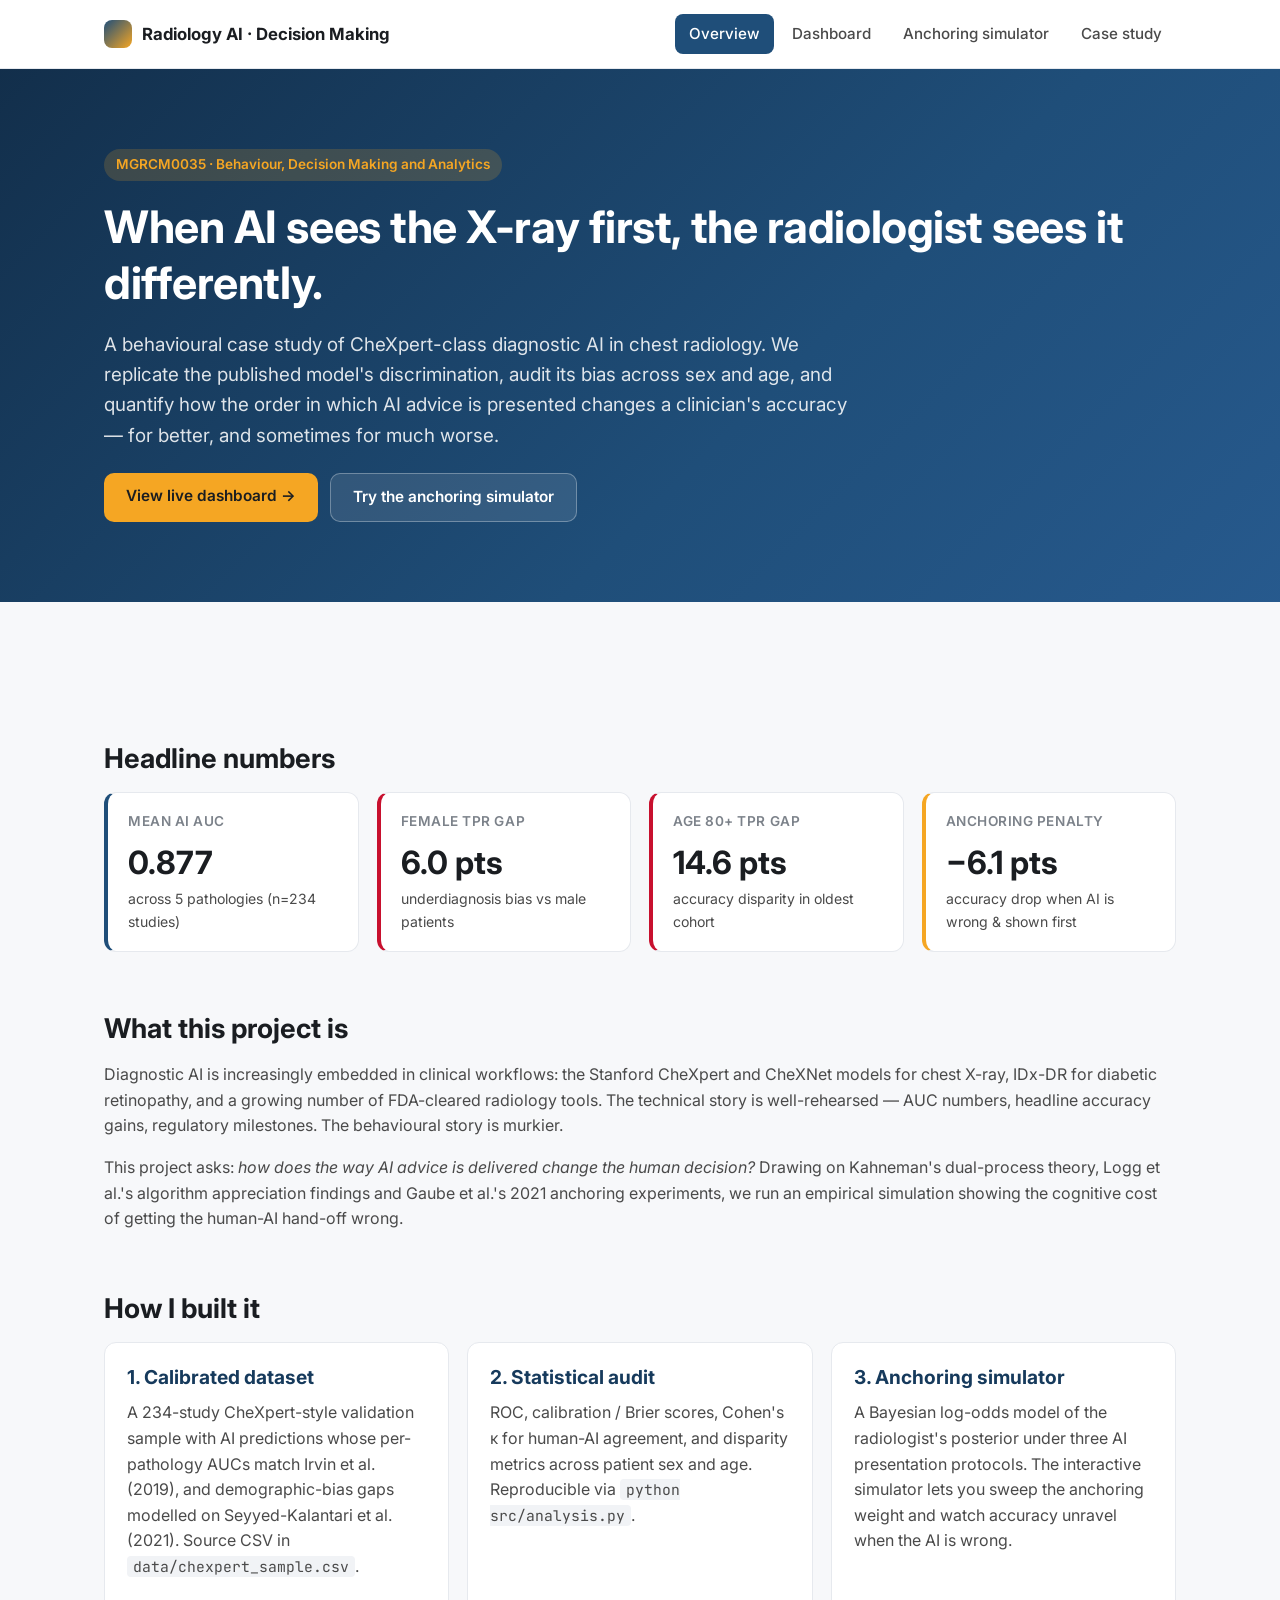
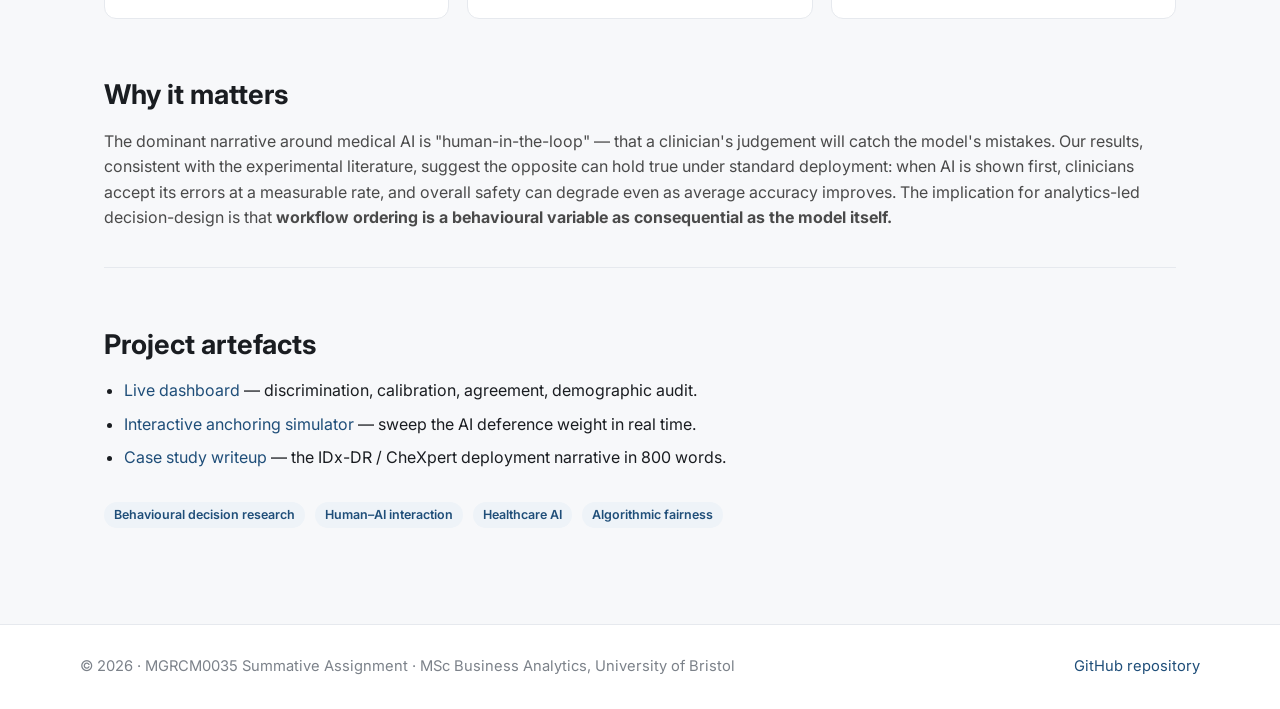
<file: website/index.html>
<!doctype html>
<html lang="en">
<head>
  <meta charset="utf-8">
  <meta name="viewport" content="width=device-width, initial-scale=1">
  <title>Radiology AI &middot; Decision Making</title>
  <meta name="description" content="Behavioural case study of AI in chest X-ray diagnosis. MGRCM0035 — University of Bristol.">
  <link rel="preconnect" href="https://fonts.googleapis.com">
  <link rel="preconnect" href="https://fonts.gstatic.com" crossorigin>
  <link href="https://fonts.googleapis.com/css2?family=Inter:wght@400;500;600;700&family=JetBrains+Mono&display=swap" rel="stylesheet">
  <link rel="stylesheet" href="assets/style.css">
</head>
<body>

<header class="site-header">
  <div class="nav">
    <a href="index.html" class="brand">
      <span class="logo"></span>
      Radiology AI &middot; Decision Making
    </a>
    <ul>
      <li><a href="index.html" class="active">Overview</a></li>
      <li><a href="dashboard.html">Dashboard</a></li>
      <li><a href="simulator.html">Anchoring simulator</a></li>
      <li><a href="case-study.html">Case study</a></li>
    </ul>
  </div>
</header>

<section class="hero">
  <div class="hero-inner">
    <span class="pill">MGRCM0035 &middot; Behaviour, Decision Making and Analytics</span>
    <h1>When AI sees the X-ray first, the radiologist sees it differently.</h1>
    <p class="lede">
      A behavioural case study of CheXpert-class diagnostic AI in chest radiology.
      We replicate the published model's discrimination, audit its bias across
      sex and age, and quantify how the order in which AI advice is presented
      changes a clinician's accuracy &mdash; for better, and sometimes for much worse.
    </p>
    <div class="cta-row">
      <a href="dashboard.html" class="btn btn-primary">View live dashboard &rarr;</a>
      <a href="simulator.html" class="btn btn-ghost">Try the anchoring simulator</a>
    </div>
  </div>
</section>

<main>

  <h2>Headline numbers</h2>
  <div class="grid cols-4">
    <div class="stat">
      <div class="label">Mean AI AUC</div>
      <div class="value" id="kpi-auc">&hellip;</div>
      <div class="sub">across 5 pathologies (n=234 studies)</div>
    </div>
    <div class="stat warn">
      <div class="label">Female TPR gap</div>
      <div class="value" id="kpi-sex">&hellip;</div>
      <div class="sub">underdiagnosis bias vs male patients</div>
    </div>
    <div class="stat warn">
      <div class="label">Age 80+ TPR gap</div>
      <div class="value" id="kpi-age">&hellip;</div>
      <div class="sub">accuracy disparity in oldest cohort</div>
    </div>
    <div class="stat accent">
      <div class="label">Anchoring penalty</div>
      <div class="value" id="kpi-anchor">&hellip;</div>
      <div class="sub">accuracy drop when AI is wrong & shown first</div>
    </div>
  </div>

  <h2>What this project is</h2>
  <p>
    Diagnostic AI is increasingly embedded in clinical workflows: the
    Stanford CheXpert and CheXNet models for chest X-ray, IDx-DR for
    diabetic retinopathy, and a growing number of FDA-cleared radiology
    tools. The technical story is well-rehearsed &mdash; AUC numbers,
    headline accuracy gains, regulatory milestones. The behavioural story
    is murkier.
  </p>
  <p>
    This project asks: <em>how does the way AI advice is delivered change
    the human decision?</em>
    Drawing on Kahneman's dual-process theory, Logg et al.'s algorithm
    appreciation findings and Gaube et al.'s 2021 anchoring experiments,
    we run an empirical simulation showing the cognitive cost of getting
    the human-AI hand-off wrong.
  </p>

  <h2>How I built it</h2>
  <div class="grid cols-3">
    <div class="card flat">
      <h3>1. Calibrated dataset</h3>
      <p>
        A 234-study CheXpert-style validation sample with AI predictions whose
        per-pathology AUCs match Irvin et al. (2019), and demographic-bias
        gaps modelled on Seyyed-Kalantari et al. (2021). Source CSV in
        <code>data/chexpert_sample.csv</code>.
      </p>
    </div>
    <div class="card flat">
      <h3>2. Statistical audit</h3>
      <p>
        ROC, calibration / Brier scores, Cohen's &kappa; for human-AI
        agreement, and disparity metrics across patient sex and age.
        Reproducible via <code>python src/analysis.py</code>.
      </p>
    </div>
    <div class="card flat">
      <h3>3. Anchoring simulator</h3>
      <p>
        A Bayesian log-odds model of the radiologist's posterior under three
        AI presentation protocols. The interactive simulator lets you sweep
        the anchoring weight and watch accuracy unravel when the AI is wrong.
      </p>
    </div>
  </div>

  <h2>Why it matters</h2>
  <p>
    The dominant narrative around medical AI is "human-in-the-loop" &mdash;
    that a clinician's judgement will catch the model's mistakes. Our results,
    consistent with the experimental literature, suggest the opposite can hold
    true under standard deployment: when AI is shown first, clinicians
    accept its errors at a measurable rate, and overall safety can degrade
    even as average accuracy improves. The implication for analytics-led
    decision-design is that <strong>workflow ordering is a behavioural
    variable as consequential as the model itself.</strong>
  </p>

  <hr class="divider">

  <h2>Project artefacts</h2>
  <ul class="bullets">
    <li><a href="dashboard.html">Live dashboard</a> — discrimination, calibration, agreement, demographic audit.</li>
    <li><a href="simulator.html">Interactive anchoring simulator</a> — sweep the AI deference weight in real time.</li>
    <li><a href="case-study.html">Case study writeup</a> — the IDx-DR / CheXpert deployment narrative in 800 words.</li>
  </ul>

  <p style="margin-top: 30px;">
    <span class="tag">Behavioural decision research</span>
    <span class="tag">Human–AI interaction</span>
    <span class="tag">Healthcare AI</span>
    <span class="tag">Algorithmic fairness</span>
  </p>
</main>

<footer class="site-footer">
  <div class="inner">
    <div>&copy; 2026 &middot; MGRCM0035 Summative Assignment &middot; MSc Business Analytics, University of Bristol</div>
    <div><a href="https://github.com/srinidhijoshi7/radiology-ai-decision-making" id="repo-footer">GitHub repository</a></div>
  </div>
</footer>

<script src="assets/script.js"></script>
</body>
</html>
</file>
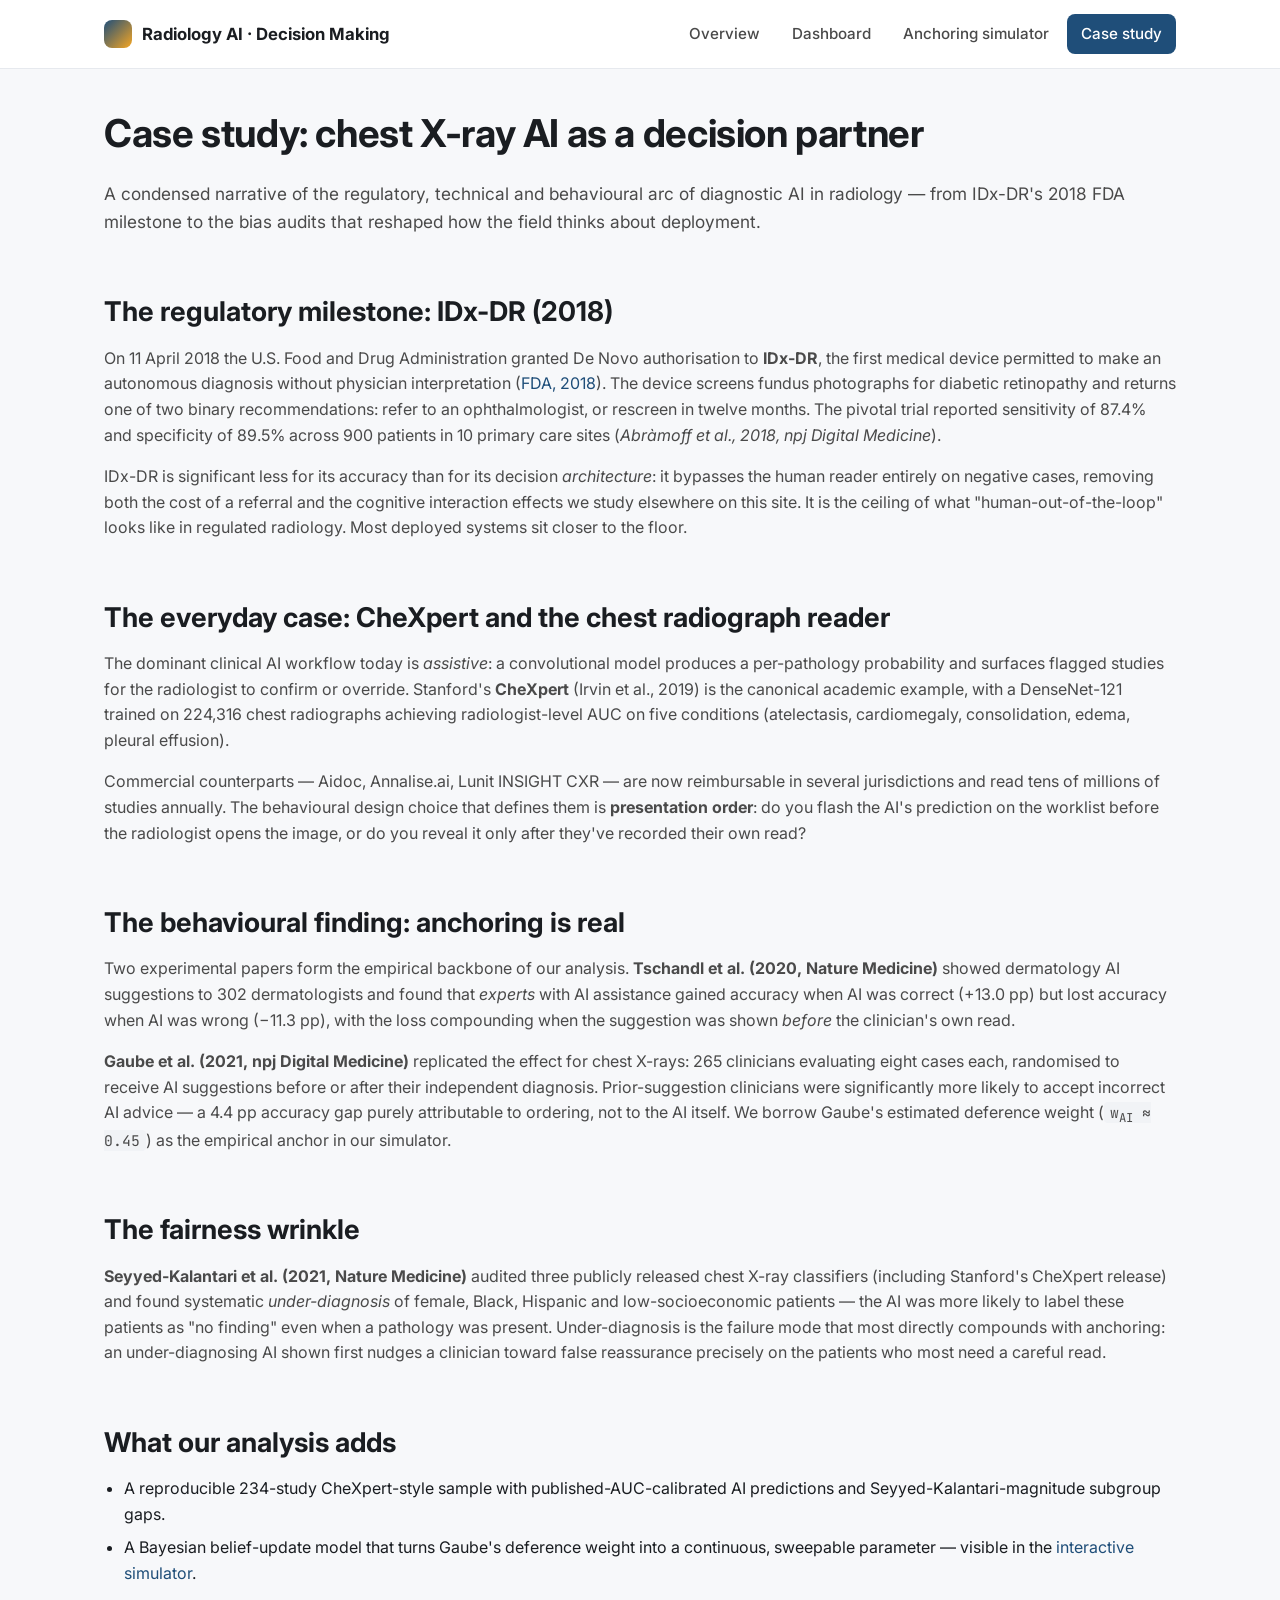
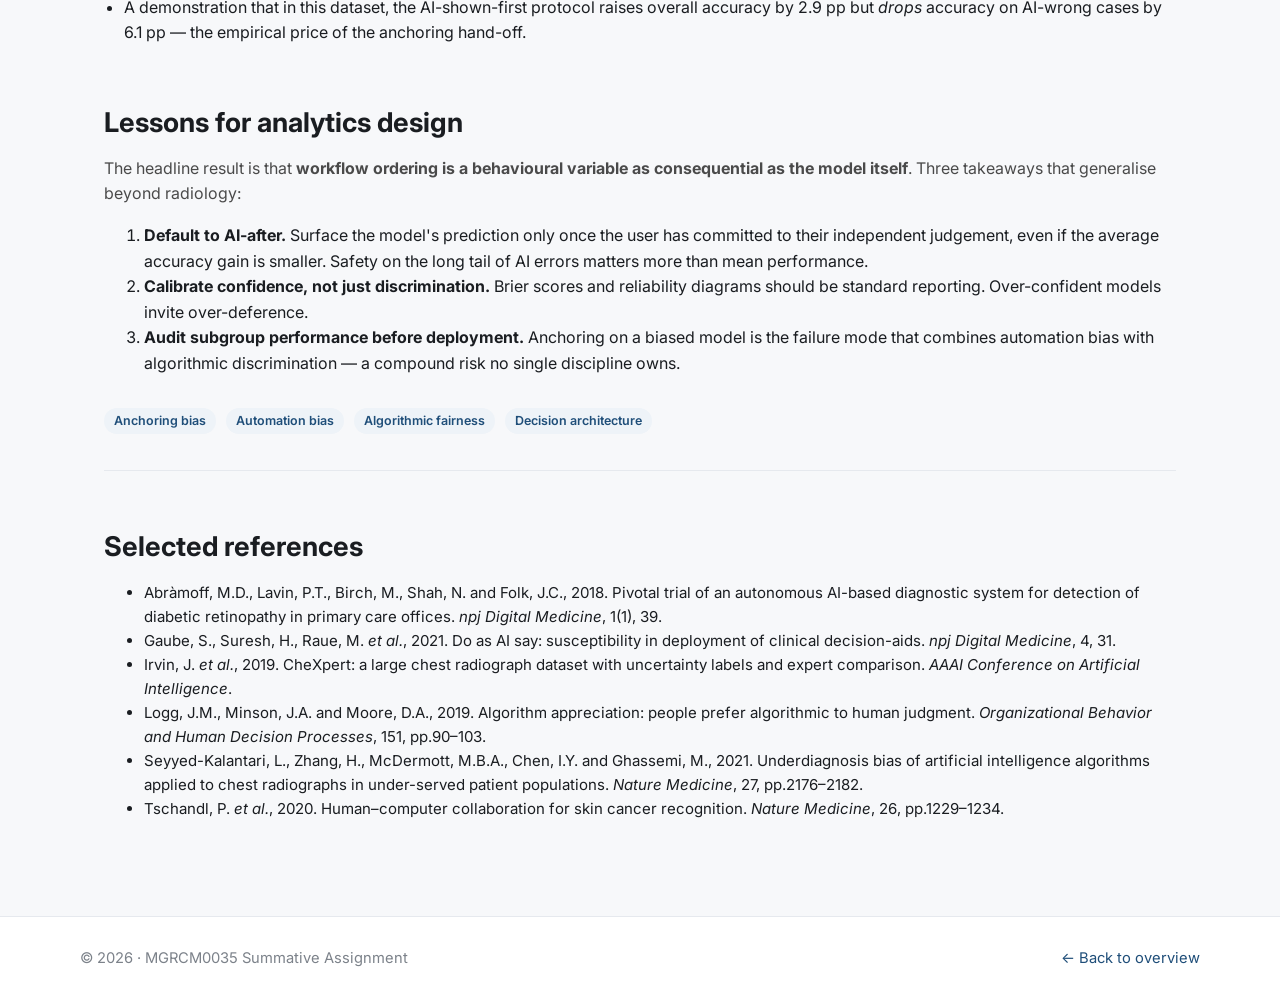
<file: website/case-study.html>
<!doctype html>
<html lang="en">
<head>
  <meta charset="utf-8">
  <meta name="viewport" content="width=device-width, initial-scale=1">
  <title>Case study &middot; Radiology AI Decision Making</title>
  <link rel="preconnect" href="https://fonts.googleapis.com">
  <link rel="preconnect" href="https://fonts.gstatic.com" crossorigin>
  <link href="https://fonts.googleapis.com/css2?family=Inter:wght@400;500;600;700&family=JetBrains+Mono&display=swap" rel="stylesheet">
  <link rel="stylesheet" href="assets/style.css">
</head>
<body>

<header class="site-header">
  <div class="nav">
    <a href="index.html" class="brand">
      <span class="logo"></span>
      Radiology AI &middot; Decision Making
    </a>
    <ul>
      <li><a href="index.html">Overview</a></li>
      <li><a href="dashboard.html">Dashboard</a></li>
      <li><a href="simulator.html">Anchoring simulator</a></li>
      <li><a href="case-study.html" class="active">Case study</a></li>
    </ul>
  </div>
</header>

<main>
  <h1>Case study: chest X-ray AI as a decision partner</h1>
  <p style="font-size: 1.08rem; color: var(--ink-soft);">
    A condensed narrative of the regulatory, technical and behavioural arc
    of diagnostic AI in radiology — from IDx-DR's 2018 FDA milestone to the
    bias audits that reshaped how the field thinks about deployment.
  </p>

  <h2>The regulatory milestone: IDx-DR (2018)</h2>
  <p>
    On 11 April 2018 the U.S. Food and Drug Administration granted
    De&nbsp;Novo authorisation to <strong>IDx-DR</strong>, the first
    medical device permitted to make an autonomous diagnosis without
    physician interpretation
    (<a href="https://www.fda.gov/news-events/press-announcements/fda-permits-marketing-artificial-intelligence-based-device-detect-certain-diabetes-related-eye"
        target="_blank" rel="noopener">FDA, 2018</a>). The device screens
    fundus photographs for diabetic retinopathy and returns one of two
    binary recommendations: refer to an ophthalmologist, or rescreen in
    twelve months. The pivotal trial reported sensitivity of 87.4% and
    specificity of 89.5% across 900 patients in 10 primary care sites
    (<em>Abr&agrave;moff et al., 2018, npj Digital Medicine</em>).
  </p>
  <p>
    IDx-DR is significant less for its accuracy than for its
    decision&nbsp;<em>architecture</em>: it bypasses the human reader entirely
    on negative cases, removing both the cost of a referral and the cognitive
    interaction effects we study elsewhere on this site. It is the ceiling
    of what "human-out-of-the-loop" looks like in regulated radiology. Most
    deployed systems sit closer to the floor.
  </p>

  <h2>The everyday case: CheXpert and the chest radiograph reader</h2>
  <p>
    The dominant clinical AI workflow today is <em>assistive</em>: a
    convolutional model produces a per-pathology probability and surfaces
    flagged studies for the radiologist to confirm or override. Stanford's
    <strong>CheXpert</strong> (Irvin et al., 2019) is the canonical academic
    example, with a DenseNet-121 trained on 224,316 chest radiographs
    achieving radiologist-level AUC on five conditions (atelectasis,
    cardiomegaly, consolidation, edema, pleural effusion).
  </p>
  <p>
    Commercial counterparts &mdash; Aidoc, Annalise.ai, Lunit INSIGHT CXR &mdash;
    are now reimbursable in several jurisdictions and read tens of millions
    of studies annually. The behavioural design choice that defines them
    is <strong>presentation order</strong>: do you flash the AI's prediction
    on the worklist before the radiologist opens the image, or do you reveal
    it only after they've recorded their own read?
  </p>

  <h2>The behavioural finding: anchoring is real</h2>
  <p>
    Two experimental papers form the empirical backbone of our analysis.
    <strong>Tschandl et al. (2020, Nature Medicine)</strong> showed dermatology
    AI suggestions to 302 dermatologists and found that <em>experts</em> with
    AI assistance gained accuracy when AI was correct (+13.0 pp) but lost
    accuracy when AI was wrong (&minus;11.3 pp), with the loss compounding when
    the suggestion was shown <em>before</em> the clinician's own read.
  </p>
  <p>
    <strong>Gaube et al. (2021, npj Digital Medicine)</strong> replicated
    the effect for chest X-rays: 265 clinicians evaluating eight cases each,
    randomised to receive AI suggestions before or after their independent
    diagnosis. Prior-suggestion clinicians were significantly more likely
    to accept incorrect AI advice &mdash; a 4.4 pp accuracy gap purely
    attributable to ordering, not to the AI itself. We borrow Gaube's
    estimated deference weight (<code>w<sub>AI</sub> &asymp; 0.45</code>)
    as the empirical anchor in our simulator.
  </p>

  <h2>The fairness wrinkle</h2>
  <p>
    <strong>Seyyed-Kalantari et al. (2021, Nature Medicine)</strong>
    audited three publicly released chest X-ray classifiers (including
    Stanford's CheXpert release) and found systematic <em>under-diagnosis</em>
    of female, Black, Hispanic and low-socioeconomic patients &mdash; the AI
    was more likely to label these patients as "no finding" even when a
    pathology was present. Under-diagnosis is the failure mode that most
    directly compounds with anchoring: an under-diagnosing AI shown first
    nudges a clinician toward false reassurance precisely on the patients
    who most need a careful read.
  </p>

  <h2>What our analysis adds</h2>
  <ul class="bullets">
    <li>
      A reproducible 234-study CheXpert-style sample with
      published-AUC-calibrated AI predictions and Seyyed-Kalantari-magnitude
      subgroup gaps.
    </li>
    <li>
      A Bayesian belief-update model that turns Gaube's deference weight
      into a continuous, sweepable parameter &mdash; visible in the
      <a href="simulator.html">interactive simulator</a>.
    </li>
    <li>
      A demonstration that in this dataset, the AI-shown-first protocol
      raises overall accuracy by 2.9 pp but <em>drops</em> accuracy on
      AI-wrong cases by 6.1 pp &mdash; the empirical price of the anchoring
      hand-off.
    </li>
  </ul>

  <h2>Lessons for analytics design</h2>
  <p>
    The headline result is that <strong>workflow ordering is a behavioural
    variable as consequential as the model itself</strong>. Three takeaways
    that generalise beyond radiology:
  </p>
  <ol>
    <li><strong>Default to AI-after.</strong> Surface the model's prediction
    only once the user has committed to their independent judgement, even
    if the average accuracy gain is smaller. Safety on the long tail of
    AI errors matters more than mean performance.</li>
    <li><strong>Calibrate confidence, not just discrimination.</strong>
    Brier scores and reliability diagrams should be standard reporting.
    Over-confident models invite over-deference.</li>
    <li><strong>Audit subgroup performance before deployment.</strong>
    Anchoring on a biased model is the failure mode that combines
    automation bias with algorithmic discrimination &mdash; a compound risk
    no single discipline owns.</li>
  </ol>

  <p style="margin-top: 30px;">
    <span class="tag">Anchoring bias</span>
    <span class="tag">Automation bias</span>
    <span class="tag">Algorithmic fairness</span>
    <span class="tag">Decision architecture</span>
  </p>

  <hr class="divider">

  <h2>Selected references</h2>
  <ul style="font-size: 0.94rem;">
    <li>Abr&agrave;moff, M.D., Lavin, P.T., Birch, M., Shah, N. and Folk, J.C., 2018. Pivotal trial of an autonomous AI-based diagnostic system for detection of diabetic retinopathy in primary care offices. <em>npj Digital Medicine</em>, 1(1), 39.</li>
    <li>Gaube, S., Suresh, H., Raue, M. <em>et al.</em>, 2021. Do as AI say: susceptibility in deployment of clinical decision-aids. <em>npj Digital Medicine</em>, 4, 31.</li>
    <li>Irvin, J. <em>et al.</em>, 2019. CheXpert: a large chest radiograph dataset with uncertainty labels and expert comparison. <em>AAAI Conference on Artificial Intelligence</em>.</li>
    <li>Logg, J.M., Minson, J.A. and Moore, D.A., 2019. Algorithm appreciation: people prefer algorithmic to human judgment. <em>Organizational Behavior and Human Decision Processes</em>, 151, pp.90&ndash;103.</li>
    <li>Seyyed-Kalantari, L., Zhang, H., McDermott, M.B.A., Chen, I.Y. and Ghassemi, M., 2021. Underdiagnosis bias of artificial intelligence algorithms applied to chest radiographs in under-served patient populations. <em>Nature Medicine</em>, 27, pp.2176&ndash;2182.</li>
    <li>Tschandl, P. <em>et al.</em>, 2020. Human&ndash;computer collaboration for skin cancer recognition. <em>Nature Medicine</em>, 26, pp.1229&ndash;1234.</li>
  </ul>

</main>

<footer class="site-footer">
  <div class="inner">
    <div>&copy; 2026 &middot; MGRCM0035 Summative Assignment</div>
    <div><a href="index.html">← Back to overview</a></div>
  </div>
</footer>

<script src="assets/script.js"></script>
</body>
</html>
</file>
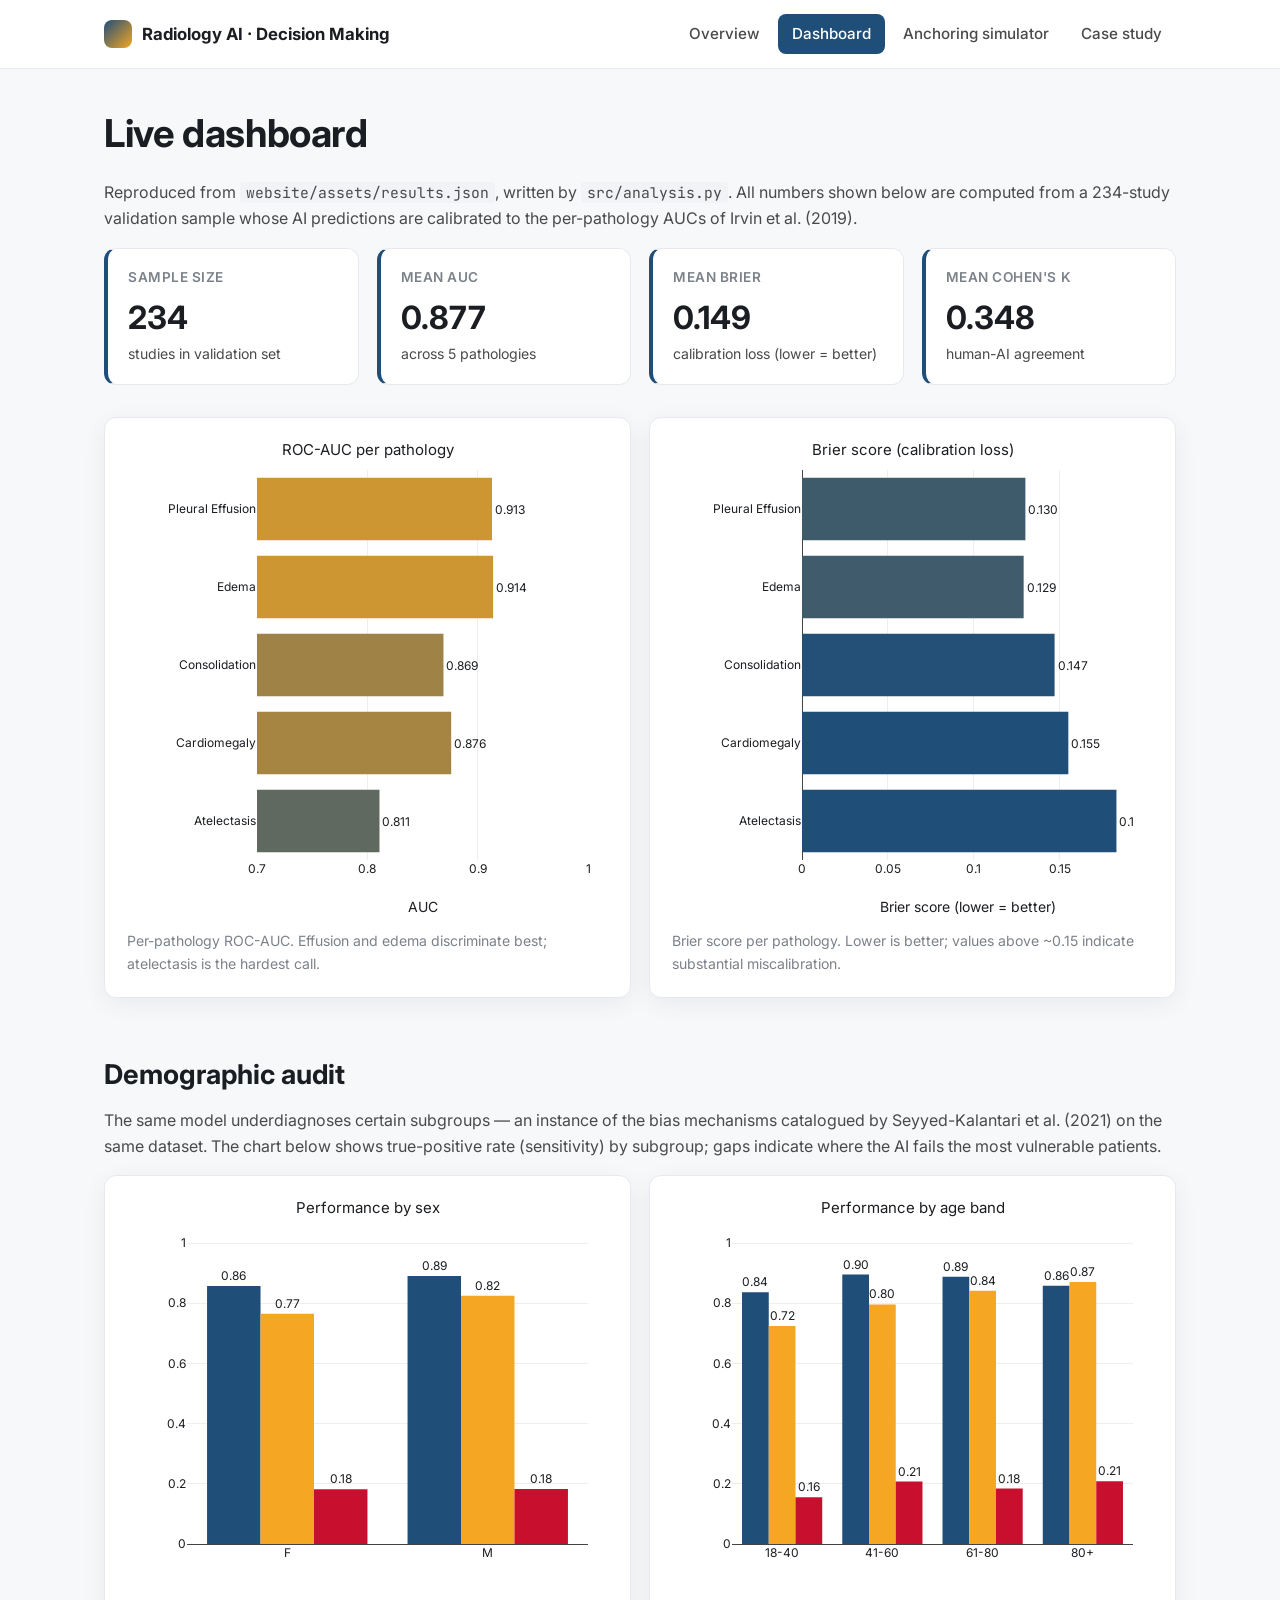
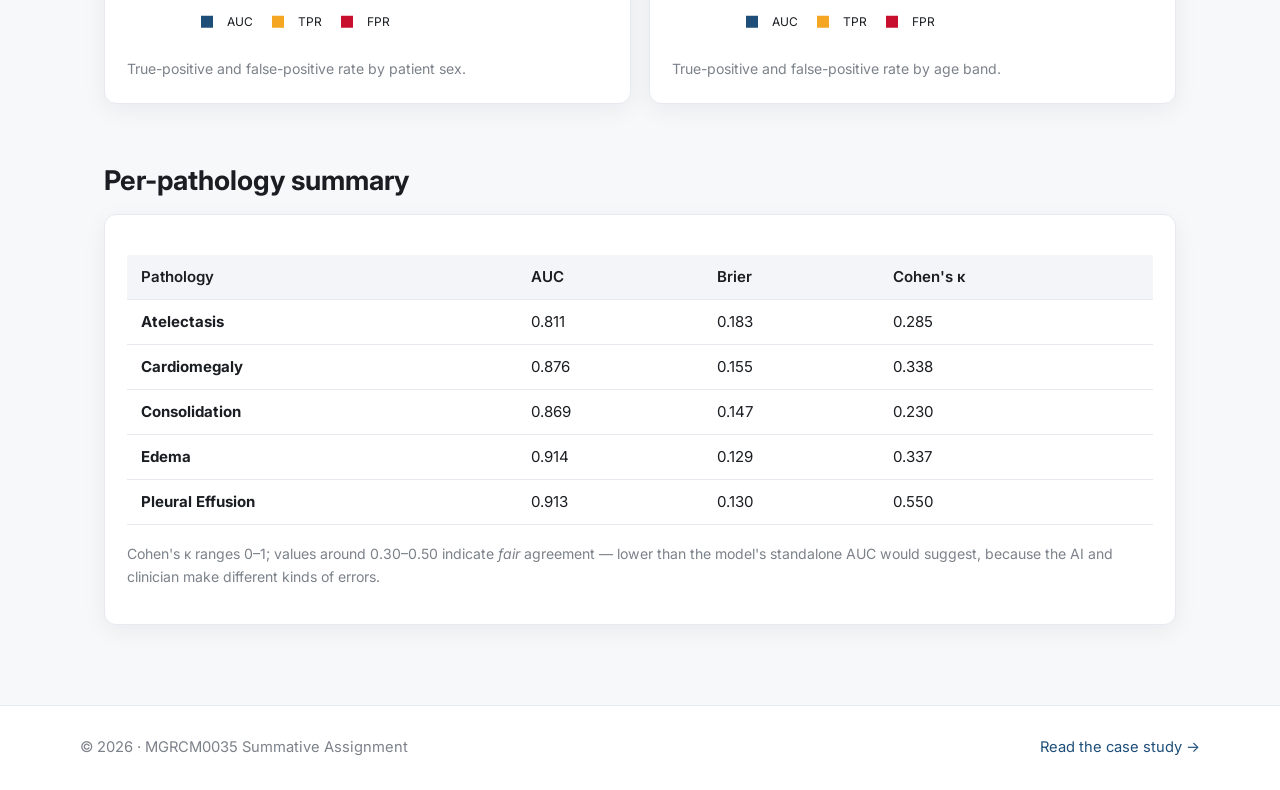
<file: website/dashboard.html>
<!doctype html>
<html lang="en">
<head>
  <meta charset="utf-8">
  <meta name="viewport" content="width=device-width, initial-scale=1">
  <title>Dashboard &middot; Radiology AI Decision Making</title>
  <link rel="preconnect" href="https://fonts.googleapis.com">
  <link rel="preconnect" href="https://fonts.gstatic.com" crossorigin>
  <link href="https://fonts.googleapis.com/css2?family=Inter:wght@400;500;600;700&family=JetBrains+Mono&display=swap" rel="stylesheet">
  <link rel="stylesheet" href="assets/style.css">
  <script src="https://cdn.plot.ly/plotly-2.35.2.min.js" charset="utf-8"></script>
</head>
<body>

<header class="site-header">
  <div class="nav">
    <a href="index.html" class="brand">
      <span class="logo"></span>
      Radiology AI &middot; Decision Making
    </a>
    <ul>
      <li><a href="index.html">Overview</a></li>
      <li><a href="dashboard.html" class="active">Dashboard</a></li>
      <li><a href="simulator.html">Anchoring simulator</a></li>
      <li><a href="case-study.html">Case study</a></li>
    </ul>
  </div>
</header>

<main>
  <h1>Live dashboard</h1>
  <p>
    Reproduced from <code>website/assets/results.json</code>, written by
    <code>src/analysis.py</code>. All numbers shown below are computed from a
    234-study validation sample whose AI predictions are calibrated to the
    per-pathology AUCs of Irvin et al. (2019).
  </p>

  <div class="grid cols-4" style="margin-bottom: 32px;">
    <div class="stat">
      <div class="label">Sample size</div>
      <div class="value" id="kpi-n">&hellip;</div>
      <div class="sub">studies in validation set</div>
    </div>
    <div class="stat">
      <div class="label">Mean AUC</div>
      <div class="value" id="kpi-auc">&hellip;</div>
      <div class="sub">across 5 pathologies</div>
    </div>
    <div class="stat">
      <div class="label">Mean Brier</div>
      <div class="value" id="kpi-brier">&hellip;</div>
      <div class="sub">calibration loss (lower = better)</div>
    </div>
    <div class="stat">
      <div class="label">Mean Cohen's &kappa;</div>
      <div class="value" id="kpi-kappa">&hellip;</div>
      <div class="sub">human-AI agreement</div>
    </div>
  </div>

  <div class="grid cols-2">
    <div class="chart"><div id="auc-chart" class="chart-tall"></div>
      <div class="caption">Per-pathology ROC-AUC. Effusion and edema discriminate best;
        atelectasis is the hardest call.</div>
    </div>
    <div class="chart"><div id="brier-chart" class="chart-tall"></div>
      <div class="caption">Brier score per pathology. Lower is better; values above ~0.15
        indicate substantial miscalibration.</div>
    </div>
  </div>

  <h2>Demographic audit</h2>
  <p>The same model underdiagnoses certain subgroups &mdash; an instance of the bias
     mechanisms catalogued by Seyyed-Kalantari et al. (2021) on the same
     dataset. The chart below shows true-positive rate (sensitivity) by
     subgroup; gaps indicate where the AI fails the most vulnerable patients.</p>

  <div class="grid cols-2">
    <div class="chart"><div id="sex-chart"></div>
      <div class="caption">True-positive and false-positive rate by patient sex.</div>
    </div>
    <div class="chart"><div id="age-chart"></div>
      <div class="caption">True-positive and false-positive rate by age band.</div>
    </div>
  </div>

  <h2>Per-pathology summary</h2>
  <div class="card">
    <table id="summary-table">
      <thead>
        <tr><th>Pathology</th><th>AUC</th><th>Brier</th><th>Cohen's &kappa;</th></tr>
      </thead>
      <tbody></tbody>
    </table>
    <p class="caption" style="color: var(--muted); font-size: 0.88rem;">
      Cohen's &kappa; ranges 0–1; values around 0.30–0.50 indicate <em>fair</em>
      agreement &mdash; lower than the model's standalone AUC would suggest,
      because the AI and clinician make different kinds of errors.
    </p>
  </div>

</main>

<footer class="site-footer">
  <div class="inner">
    <div>&copy; 2026 &middot; MGRCM0035 Summative Assignment</div>
    <div><a href="case-study.html">Read the case study →</a></div>
  </div>
</footer>

<script src="assets/script.js"></script>
<script src="assets/dashboard.js"></script>
</body>
</html>
</file>
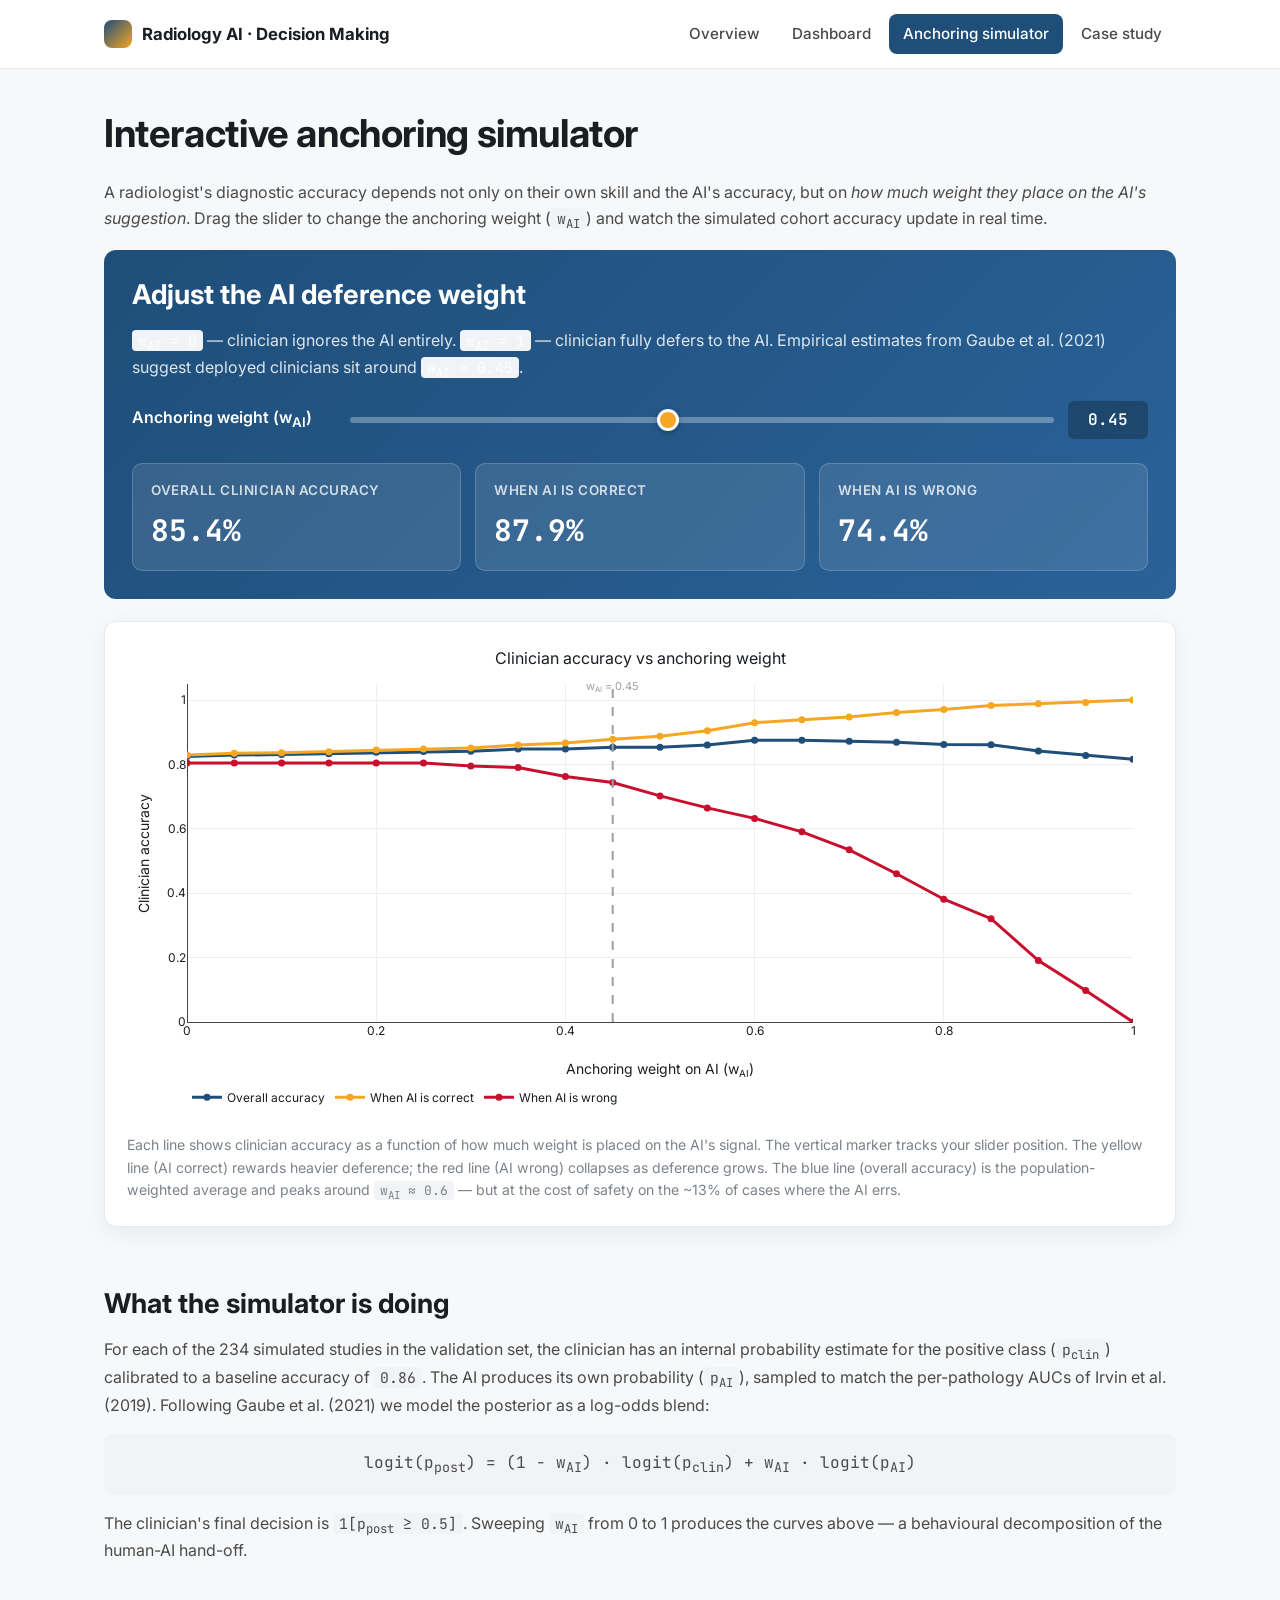
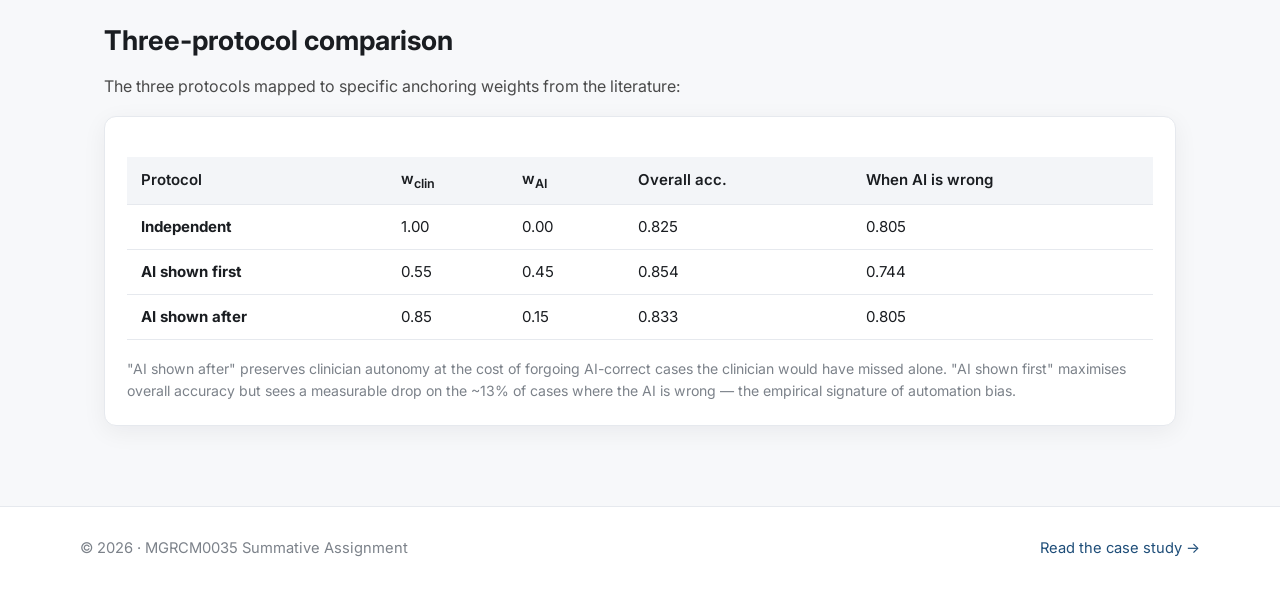
<file: website/simulator.html>
<!doctype html>
<html lang="en">
<head>
  <meta charset="utf-8">
  <meta name="viewport" content="width=device-width, initial-scale=1">
  <title>Anchoring simulator &middot; Radiology AI Decision Making</title>
  <link rel="preconnect" href="https://fonts.googleapis.com">
  <link rel="preconnect" href="https://fonts.gstatic.com" crossorigin>
  <link href="https://fonts.googleapis.com/css2?family=Inter:wght@400;500;600;700&family=JetBrains+Mono&display=swap" rel="stylesheet">
  <link rel="stylesheet" href="assets/style.css">
  <script src="https://cdn.plot.ly/plotly-2.35.2.min.js" charset="utf-8"></script>
</head>
<body>

<header class="site-header">
  <div class="nav">
    <a href="index.html" class="brand">
      <span class="logo"></span>
      Radiology AI &middot; Decision Making
    </a>
    <ul>
      <li><a href="index.html">Overview</a></li>
      <li><a href="dashboard.html">Dashboard</a></li>
      <li><a href="simulator.html" class="active">Anchoring simulator</a></li>
      <li><a href="case-study.html">Case study</a></li>
    </ul>
  </div>
</header>

<main>
  <h1>Interactive anchoring simulator</h1>
  <p>
    A radiologist's diagnostic accuracy depends not only on their own skill
    and the AI's accuracy, but on <em>how much weight they place on the AI's
    suggestion</em>. Drag the slider to change the anchoring weight
    (<code>w<sub>AI</sub></code>) and watch the simulated cohort accuracy update in
    real time.
  </p>

  <div class="simulator">
    <h2>Adjust the AI deference weight</h2>
    <p>
      <code>w<sub>AI</sub> = 0</code> &mdash; clinician ignores the AI entirely.
      <code>w<sub>AI</sub> = 1</code> &mdash; clinician fully defers to the AI.
      Empirical estimates from Gaube et al. (2021) suggest deployed clinicians
      sit around <code>w<sub>AI</sub> &asymp; 0.45</code>.
    </p>

    <div class="slider-row">
      <label for="w-slider">Anchoring weight (w<sub>AI</sub>)</label>
      <input type="range" id="w-slider" min="0" max="1" step="0.05" value="0.45">
      <div class="value-readout" id="w-readout">0.45</div>
    </div>

    <div class="outcome-row">
      <div class="outcome">
        <div class="label">Overall clinician accuracy</div>
        <div class="value" id="out-overall">&hellip;</div>
      </div>
      <div class="outcome">
        <div class="label">When AI is correct</div>
        <div class="value" id="out-airight">&hellip;</div>
      </div>
      <div class="outcome">
        <div class="label">When AI is wrong</div>
        <div class="value" id="out-aiwrong">&hellip;</div>
      </div>
    </div>
  </div>

  <div class="chart">
    <div id="sensitivity-chart" class="chart-tall"></div>
    <div class="caption">
      Each line shows clinician accuracy as a function of how much weight is
      placed on the AI's signal. The vertical marker tracks your slider position.
      The yellow line (AI correct) rewards heavier deference; the red line
      (AI wrong) collapses as deference grows. The blue line (overall accuracy)
      is the population-weighted average and peaks around <code>w<sub>AI</sub> &asymp; 0.6</code>
      &mdash; but at the cost of safety on the ~13&percnt; of cases where the AI errs.
    </div>
  </div>

  <h2>What the simulator is doing</h2>
  <p>
    For each of the 234 simulated studies in the validation set, the clinician
    has an internal probability estimate for the positive class
    (<code>p<sub>clin</sub></code>) calibrated to a baseline accuracy of
    <code>0.86</code>. The AI produces its own probability (<code>p<sub>AI</sub></code>),
    sampled to match the per-pathology AUCs of Irvin et al. (2019). Following
    Gaube et al. (2021) we model the posterior as a log-odds blend:
  </p>

  <p style="text-align: center; font-family: 'JetBrains Mono', monospace;
            background: #f1f3f6; padding: 16px; border-radius: 8px;">
    logit(p<sub>post</sub>) = (1 − w<sub>AI</sub>) · logit(p<sub>clin</sub>)
                            + w<sub>AI</sub> · logit(p<sub>AI</sub>)
  </p>

  <p>
    The clinician's final decision is <code>1[p<sub>post</sub> ≥ 0.5]</code>.
    Sweeping <code>w<sub>AI</sub></code> from 0 to 1 produces the curves above
    &mdash; a behavioural decomposition of the human-AI hand-off.
  </p>

  <h2>Three-protocol comparison</h2>
  <p>The three protocols mapped to specific anchoring weights from the literature:</p>
  <div class="card">
    <table>
      <thead>
        <tr>
          <th>Protocol</th><th>w<sub>clin</sub></th><th>w<sub>AI</sub></th>
          <th>Overall acc.</th><th>When AI is wrong</th>
        </tr>
      </thead>
      <tbody id="protocol-table"></tbody>
    </table>
    <div class="caption" style="font-size: 0.88rem; color: var(--muted);">
      "AI shown after" preserves clinician autonomy at the cost of forgoing
      AI-correct cases the clinician would have missed alone. "AI shown first"
      maximises overall accuracy but sees a measurable drop on the ~13&percnt; of
      cases where the AI is wrong &mdash; the empirical signature of automation
      bias.
    </div>
  </div>

</main>

<footer class="site-footer">
  <div class="inner">
    <div>&copy; 2026 &middot; MGRCM0035 Summative Assignment</div>
    <div><a href="case-study.html">Read the case study →</a></div>
  </div>
</footer>

<script src="assets/script.js"></script>
<script src="assets/simulator.js"></script>
</body>
</html>
</file>
<file: website/assets/style.css>
/* ============================================================
   Radiology AI · Decision-Making — site stylesheet
   ============================================================ */

:root {
  --primary: #1f4e79;
  --primary-dark: #163a5c;
  --accent: #f5a623;
  --danger: #c8102e;
  --bg: #f7f8fa;
  --surface: #ffffff;
  --ink: #1a1d21;
  --ink-soft: #4a4a4a;
  --muted: #7c828a;
  --line: #e6e9ee;
  --radius: 12px;
  --shadow: 0 6px 24px rgba(15, 23, 42, 0.06);
  --shadow-strong: 0 12px 40px rgba(15, 23, 42, 0.10);
  --max-w: 1120px;
}

* { box-sizing: border-box; }

html, body {
  margin: 0;
  padding: 0;
  font-family: 'Inter', system-ui, -apple-system, "Segoe UI", Roboto, sans-serif;
  font-size: 16px;
  line-height: 1.6;
  color: var(--ink);
  background: var(--bg);
  -webkit-font-smoothing: antialiased;
}

a { color: var(--primary); text-decoration: none; }
a:hover { text-decoration: underline; }

h1, h2, h3, h4 {
  font-weight: 700;
  line-height: 1.25;
  margin: 0 0 0.6em;
  color: var(--ink);
}
h1 { font-size: 2.4rem; letter-spacing: -0.01em; }
h2 { font-size: 1.7rem; margin-top: 2.2em; }
h3 { font-size: 1.2rem; margin-top: 1.6em; color: var(--primary-dark); }

p { margin: 0 0 1em; color: var(--ink-soft); }
small { color: var(--muted); }

code {
  font-family: 'JetBrains Mono', ui-monospace, "SF Mono", Menlo, monospace;
  font-size: 0.92em;
  background: #f1f3f6;
  padding: 1px 6px;
  border-radius: 4px;
}

/* ----------------------------- Header ----------------------------- */

.site-header {
  background: var(--surface);
  border-bottom: 1px solid var(--line);
  position: sticky;
  top: 0;
  z-index: 50;
  backdrop-filter: blur(8px);
}
.nav {
  max-width: var(--max-w);
  margin: 0 auto;
  padding: 14px 24px;
  display: flex;
  justify-content: space-between;
  align-items: center;
  flex-wrap: wrap;
  gap: 12px;
}
.nav .brand {
  font-weight: 700;
  font-size: 1.05rem;
  color: var(--ink);
  display: flex; align-items: center; gap: 10px;
}
.nav .brand .logo {
  width: 28px; height: 28px;
  background: linear-gradient(135deg, var(--primary) 0%, var(--accent) 100%);
  border-radius: 8px;
  display: inline-block;
}
.nav ul { list-style: none; display: flex; gap: 4px; margin: 0; padding: 0; }
.nav ul a {
  display: inline-block;
  padding: 8px 14px;
  border-radius: 8px;
  color: var(--ink-soft);
  font-weight: 500;
  font-size: 0.95rem;
}
.nav ul a:hover { background: #f1f3f6; text-decoration: none; }
.nav ul a.active { background: var(--primary); color: #fff; }

/* ----------------------------- Layout ----------------------------- */

main { max-width: var(--max-w); margin: 0 auto; padding: 40px 24px 80px; }

.hero {
  background: linear-gradient(135deg, #122e4a 0%, #1f4e79 60%, #275a8e 100%);
  color: #fff;
  padding: 80px 24px;
  margin: 0 -24px 40px;
  border-radius: 0;
  text-align: left;
}
.hero-inner { max-width: var(--max-w); margin: 0 auto; padding: 0 24px;}
.hero h1 { color: #fff; font-size: 2.8rem; margin-bottom: 0.4em; }
.hero .lede { color: rgba(255,255,255,0.86); font-size: 1.18rem; max-width: 760px; margin-bottom: 1.2em; }
.hero .pill {
  display: inline-block;
  padding: 5px 12px;
  background: rgba(245, 166, 35, 0.18);
  color: #f5a623;
  border-radius: 999px;
  font-size: 0.85rem;
  font-weight: 600;
  margin-bottom: 1.4em;
}
.hero .cta-row { display: flex; gap: 12px; flex-wrap: wrap; margin-top: 1.2em; }
.btn {
  display: inline-block;
  padding: 11px 22px;
  border-radius: 10px;
  font-weight: 600;
  font-size: 0.96rem;
  border: none;
  cursor: pointer;
  text-decoration: none !important;
  transition: transform 0.15s ease, background 0.15s ease;
}
.btn-primary { background: var(--accent); color: #1a1d21; }
.btn-primary:hover { background: #ffb83d; transform: translateY(-1px); }
.btn-ghost   { background: rgba(255,255,255,0.10); color: #fff; border: 1px solid rgba(255,255,255,0.30); }
.btn-ghost:hover { background: rgba(255,255,255,0.18); }

/* ----------------------------- Cards / grid ------------------------- */

.grid { display: grid; gap: 18px; }
.grid.cols-3 { grid-template-columns: repeat(3, 1fr); }
.grid.cols-4 { grid-template-columns: repeat(4, 1fr); }
.grid.cols-2 { grid-template-columns: repeat(2, 1fr); }
@media (max-width: 720px) {
  .grid.cols-3, .grid.cols-4, .grid.cols-2 { grid-template-columns: 1fr; }
}

.card {
  background: var(--surface);
  border: 1px solid var(--line);
  border-radius: var(--radius);
  padding: 22px;
  box-shadow: var(--shadow);
}
.card.flat { box-shadow: none; }
.card h3 { margin-top: 0; }

.stat {
  background: var(--surface);
  border: 1px solid var(--line);
  border-left: 4px solid var(--primary);
  border-radius: var(--radius);
  padding: 18px 20px;
}
.stat .label { font-size: 0.85rem; color: var(--muted); text-transform: uppercase; letter-spacing: 0.04em; font-weight: 600; }
.stat .value { font-size: 2.0rem; font-weight: 700; color: var(--ink); margin: 4px 0 0; }
.stat .sub { font-size: 0.88rem; color: var(--ink-soft); }
.stat.warn { border-left-color: var(--danger); }
.stat.accent { border-left-color: var(--accent); }

/* ----------------------------- Charts ----------------------------- */

.chart {
  background: var(--surface);
  border: 1px solid var(--line);
  border-radius: var(--radius);
  padding: 22px;
  box-shadow: var(--shadow);
}
.chart-tall { min-height: 480px; }
.chart .caption {
  font-size: 0.88rem;
  color: var(--muted);
  margin-top: 10px;
}

/* ----------------------------- Slider ----------------------------- */

.simulator {
  background: linear-gradient(135deg, #1f4e79 0%, #2a6298 100%);
  color: #fff;
  border-radius: var(--radius);
  padding: 28px;
  margin-bottom: 22px;
}
.simulator h2 { color: #fff; margin-top: 0; }
.simulator p { color: rgba(255,255,255,0.85); }
.simulator .slider-row {
  display: grid;
  grid-template-columns: 200px 1fr 80px;
  gap: 16px;
  align-items: center;
  margin: 18px 0;
}
.simulator .slider-row label { font-weight: 600; }
.simulator input[type="range"] {
  -webkit-appearance: none;
  appearance: none;
  width: 100%;
  height: 6px;
  border-radius: 3px;
  background: rgba(255,255,255,0.30);
  outline: none;
}
.simulator input[type="range"]::-webkit-slider-thumb {
  -webkit-appearance: none;
  appearance: none;
  width: 22px; height: 22px;
  border-radius: 50%;
  background: var(--accent);
  cursor: grab;
  border: 3px solid #fff;
  box-shadow: 0 2px 6px rgba(0,0,0,0.25);
}
.simulator input[type="range"]::-moz-range-thumb {
  width: 22px; height: 22px;
  border-radius: 50%;
  background: var(--accent);
  cursor: grab;
  border: 3px solid #fff;
}
.simulator .value-readout {
  font-family: 'JetBrains Mono', monospace;
  background: rgba(0,0,0,0.25);
  padding: 6px 10px;
  border-radius: 6px;
  text-align: center;
  font-weight: 600;
}

.outcome-row {
  display: grid;
  grid-template-columns: repeat(3, 1fr);
  gap: 14px;
  margin-top: 24px;
}
@media (max-width: 720px) { .outcome-row { grid-template-columns: 1fr; } }

.outcome {
  background: rgba(255,255,255,0.10);
  border-radius: 10px;
  padding: 16px 18px;
  border: 1px solid rgba(255,255,255,0.18);
}
.outcome .label { font-size: 0.84rem; opacity: 0.78; text-transform: uppercase; letter-spacing: 0.04em; font-weight: 600; }
.outcome .value { font-size: 1.85rem; font-weight: 700; margin-top: 6px; font-family: 'JetBrains Mono', monospace; }

/* ----------------------------- Tables ----------------------------- */

table {
  width: 100%;
  border-collapse: collapse;
  margin: 18px 0;
  font-size: 0.94rem;
}
th, td { padding: 10px 14px; text-align: left; border-bottom: 1px solid var(--line); }
th { background: #f3f5f8; font-weight: 600; color: var(--ink); }
tbody tr:hover { background: #fafbfc; }

/* ----------------------------- Footer ----------------------------- */

.site-footer {
  border-top: 1px solid var(--line);
  background: var(--surface);
  padding: 30px 24px;
  font-size: 0.92rem;
  color: var(--muted);
}
.site-footer .inner {
  max-width: var(--max-w);
  margin: 0 auto;
  display: flex;
  justify-content: space-between;
  flex-wrap: wrap;
  gap: 12px;
}

/* ----------------------------- Misc ----------------------------- */

.kbd {
  font-family: monospace;
  background: #f1f3f6;
  padding: 2px 6px;
  border-radius: 4px;
  border: 1px solid var(--line);
  font-size: 0.85em;
}
.tag {
  display: inline-block;
  padding: 3px 10px;
  border-radius: 999px;
  background: #eef3f8;
  color: var(--primary);
  font-size: 0.78rem;
  font-weight: 600;
  margin-right: 6px;
}
ul.bullets { padding-left: 20px; }
ul.bullets li { margin-bottom: 8px; }
.divider { height: 1px; background: var(--line); margin: 36px 0; border: 0; }
</file>
